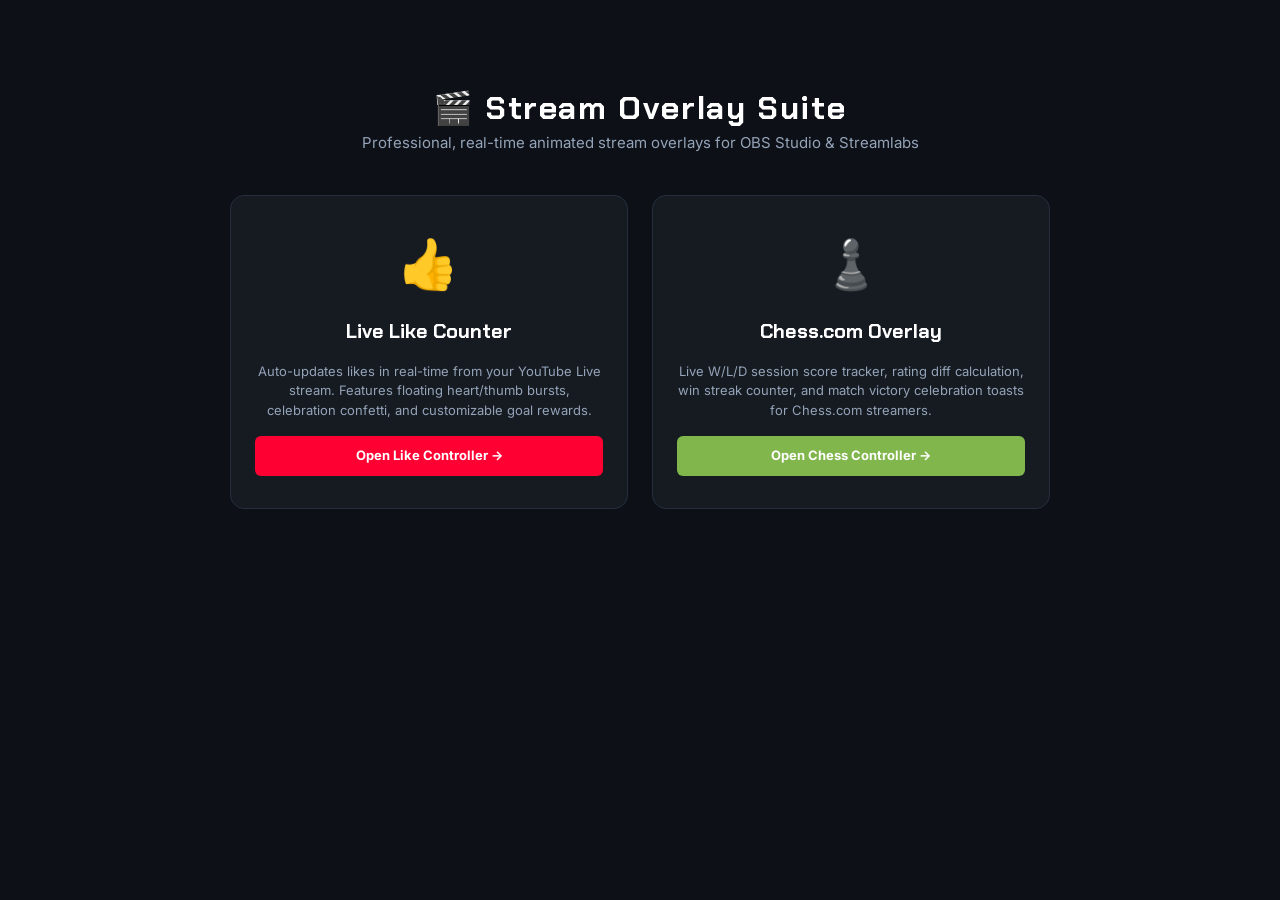
<file: index.html>
<!DOCTYPE html>
<html lang="en">
<head>
  <meta charset="UTF-8">
  <meta name="viewport" content="width=device-width, initial-scale=1.0">
  <title>Stream Overlay Suite</title>
  <link rel="stylesheet" href="likes-control.css">
  <style>
    .hub-container {
      max-width: 820px;
      margin: 60px auto;
      display: flex;
      flex-direction: column;
      gap: 30px;
      text-align: center;
    }
    .hub-title {
      font-family: var(--font-display);
      font-size: 32px;
      font-weight: 800;
      letter-spacing: 0.05em;
      color: #ffffff;
    }
    .hub-subtitle {
      color: var(--text-muted);
      font-size: 15px;
    }
    .hub-grid {
      display: grid;
      grid-template-columns: 1fr 1fr;
      gap: 24px;
      margin-top: 10px;
    }
    @media (max-width: 680px) {
      .hub-grid { grid-template-columns: 1fr; }
    }
    .hub-card {
      background: var(--bg-card);
      border: 1px solid var(--border);
      border-radius: var(--radius-lg);
      padding: 32px 24px;
      display: flex;
      flex-direction: column;
      align-items: center;
      gap: 16px;
      text-decoration: none;
      color: inherit;
      transition: all 0.25s ease;
      position: relative;
      overflow: hidden;
    }
    .hub-card:hover {
      transform: translateY(-4px);
      border-color: #3b82f6;
      box-shadow: 0 12px 30px rgba(0, 0, 0, 0.5);
    }
    .hub-card.likes:hover {
      border-color: var(--yt-red);
      box-shadow: 0 12px 30px rgba(255, 0, 51, 0.25);
    }
    .hub-card.chess:hover {
      border-color: #81b64c;
      box-shadow: 0 12px 30px rgba(129, 182, 76, 0.25);
    }
    .hub-icon {
      font-size: 48px;
    }
    .hub-card-title {
      font-family: var(--font-display);
      font-size: 20px;
      font-weight: 800;
      color: #ffffff;
    }
    .hub-card-desc {
      font-size: 13px;
      color: var(--text-muted);
      line-height: 1.5;
    }
    .hub-card-btn {
      margin-top: auto;
      padding: 10px 20px;
      border-radius: var(--radius-sm);
      font-size: 13px;
      font-weight: 700;
      width: 100%;
    }
    .btn-red {
      background: var(--yt-red);
      color: #fff;
    }
    .btn-green {
      background: #81b64c;
      color: #fff;
    }
  </style>
</head>
<body>
  <div class="hub-container">
    <div>
      <h1 class="hub-title">🎬 Stream Overlay Suite</h1>
      <p class="hub-subtitle">Professional, real-time animated stream overlays for OBS Studio &amp; Streamlabs</p>
    </div>

    <div class="hub-grid">
      <!-- Like Counter Overlay -->
      <a href="likes-control.html" class="hub-card likes">
        <span class="hub-icon">👍</span>
        <h2 class="hub-card-title">Live Like Counter</h2>
        <p class="hub-card-desc">
          Auto-updates likes in real-time from your YouTube Live stream. Features floating heart/thumb bursts, celebration confetti, and customizable goal rewards.
        </p>
        <div class="hub-card-btn btn-red">Open Like Controller &rarr;</div>
      </a>

      <!-- Chess.com Score Tracker -->
      <a href="control.html" class="hub-card chess">
        <span class="hub-icon">♟️</span>
        <h2 class="hub-card-title">Chess.com Overlay</h2>
        <p class="hub-card-desc">
          Live W/L/D session score tracker, rating diff calculation, win streak counter, and match victory celebration toasts for Chess.com streamers.
        </p>
        <div class="hub-card-btn btn-green">Open Chess Controller &rarr;</div>
      </a>
    </div>
  </div>
</body>
</html>
</file>
<file: likes-control.css>
/* ==========================================================================
   Stream Like Counter Dashboard - Stylesheet
   ========================================================================== */

@import url('https://fonts.googleapis.com/css2?family=Chakra+Petch:wght@500;700;800&family=Inter:wght@400;500;600;700;800&family=JetBrains+Mono:wght@500;700;800&display=swap');

:root {
  --bg-dark: #0d1117;
  --bg-card: #161b22;
  --bg-card-hover: #1c232d;
  --bg-input: #0b0e14;
  --border: #262e3d;
  --border-focus: #ff0033;

  --text-main: #f1f5f9;
  --text-muted: #94a3b8;
  --text-dim: #64748b;

  --yt-red: #ff0033;
  --yt-red-hover: #ff2a55;
  --gold: #f59e0b;
  --gold-hover: #fbbf24;
  --purple: #8b5cf6;
  --purple-hover: #a78bfa;
  --emerald: #10b981;
  --emerald-hover: #34d399;

  --radius-lg: 14px;
  --radius-md: 10px;
  --radius-sm: 6px;

  --font-main: 'Inter', -apple-system, BlinkMacSystemFont, sans-serif;
  --font-numbers: 'JetBrains Mono', monospace;
  --font-display: 'Chakra Petch', sans-serif;
}

* {
  margin: 0;
  padding: 0;
  box-sizing: border-box;
}

body {
  background-color: var(--bg-dark);
  color: var(--text-main);
  font-family: var(--font-main);
  line-height: 1.5;
  padding: 24px;
  min-height: 100vh;
}

.dashboard-container {
  max-width: 1200px;
  margin: 0 auto;
  display: flex;
  flex-direction: column;
  gap: 20px;
}

/* --------------------------------------------------------------------------
   Header
   -------------------------------------------------------------------------- */
.app-header {
  display: flex;
  align-items: center;
  justify-content: space-between;
  background: var(--bg-card);
  padding: 16px 24px;
  border-radius: var(--radius-lg);
  border: 1px solid var(--border);
}

.brand {
  display: flex;
  align-items: center;
  gap: 14px;
}

.brand-icon-box {
  display: flex;
  align-items: center;
  justify-content: center;
  width: 44px;
  height: 44px;
  background: linear-gradient(135deg, #ff0033, #ff4d6d);
  border-radius: 12px;
  box-shadow: 0 4px 14px rgba(255, 0, 51, 0.4);
}

.brand-emoji {
  font-size: 24px;
}

.brand-title {
  font-family: var(--font-display);
  font-size: 22px;
  font-weight: 800;
  letter-spacing: 0.04em;
  color: #ffffff;
}

.brand-subtitle {
  font-size: 12px;
  color: var(--text-muted);
}

.header-actions {
  display: flex;
  align-items: center;
  gap: 12px;
}

.nav-switch-btn {
  display: inline-flex;
  align-items: center;
  gap: 6px;
  padding: 7px 14px;
  background: #1e293b;
  color: var(--text-muted);
  border: 1px solid var(--border);
  border-radius: var(--radius-sm);
  text-decoration: none;
  font-size: 13px;
  font-weight: 600;
  transition: all 0.2s ease;
}

.nav-switch-btn:hover {
  background: #334155;
  color: #ffffff;
  border-color: #475569;
}

.status-indicator {
  display: flex;
  align-items: center;
  gap: 8px;
  font-size: 13px;
  font-weight: 600;
  background: var(--bg-input);
  padding: 8px 14px;
  border-radius: var(--radius-sm);
  border: 1px solid var(--border);
}

.status-dot {
  width: 10px;
  height: 10px;
  border-radius: 50%;
  background: #94a3b8;
  display: inline-block;
  transition: background 0.3s;
}

.status-indicator.active .status-dot {
  background: var(--emerald);
  box-shadow: 0 0 10px var(--emerald);
  animation: pulseDot 2s infinite;
}

.status-indicator.polling .status-dot {
  background: var(--yt-red);
  box-shadow: 0 0 10px var(--yt-red);
  animation: pulseDot 1.4s infinite;
}

.status-indicator.idle .status-dot {
  background: var(--gold);
}

@keyframes pulseDot {
  0% { transform: scale(0.9); opacity: 0.7; }
  50% { transform: scale(1.2); opacity: 1; }
  100% { transform: scale(0.9); opacity: 0.7; }
}

/* --------------------------------------------------------------------------
   OBS Banner
   -------------------------------------------------------------------------- */
.obs-banner {
  display: flex;
  align-items: center;
  justify-content: space-between;
  gap: 16px;
  background: linear-gradient(90deg, #161b22, #1a222e);
  padding: 12px 20px;
  border-radius: var(--radius-lg);
  border: 1px solid var(--border);
}

.obs-info {
  display: flex;
  align-items: center;
  gap: 12px;
  flex: 1;
}

.obs-tag {
  background: var(--yt-red);
  color: #fff;
  font-size: 11px;
  font-weight: 800;
  padding: 5px 10px;
  border-radius: var(--radius-sm);
  letter-spacing: 0.05em;
  white-space: nowrap;
}

.obs-url-box {
  background: var(--bg-input);
  border: 1px solid var(--border);
  color: var(--text-main);
  padding: 8px 14px;
  border-radius: var(--radius-sm);
  font-family: var(--font-numbers);
  font-size: 13px;
  width: 100%;
  max-width: 580px;
  outline: none;
}

.obs-actions {
  display: flex;
  align-items: center;
  gap: 10px;
}

.btn-copy {
  display: inline-flex;
  align-items: center;
  gap: 6px;
  background: var(--yt-red);
  color: #fff;
  border: none;
  padding: 8px 16px;
  border-radius: var(--radius-sm);
  font-weight: 700;
  font-size: 13px;
  cursor: pointer;
  transition: all 0.2s ease;
  white-space: nowrap;
}

.btn-copy:hover {
  background: var(--yt-red-hover);
  box-shadow: 0 4px 14px rgba(255, 0, 51, 0.35);
}

.btn-open-preview {
  display: inline-flex;
  align-items: center;
  gap: 6px;
  background: #1e293b;
  color: var(--text-main);
  border: 1px solid var(--border);
  padding: 8px 14px;
  border-radius: var(--radius-sm);
  font-weight: 600;
  font-size: 13px;
  text-decoration: none;
  transition: all 0.2s ease;
  white-space: nowrap;
}

.btn-open-preview:hover {
  background: #334155;
  border-color: #475569;
}

/* --------------------------------------------------------------------------
   Grid Layout
   -------------------------------------------------------------------------- */
.grid-main {
  display: grid;
  grid-template-columns: 1.05fr 1fr;
  gap: 20px;
}

@media (max-width: 960px) {
  .grid-main {
    grid-template-columns: 1fr;
  }
}

.col-left, .col-right {
  display: flex;
  flex-direction: column;
  gap: 20px;
}

/* --------------------------------------------------------------------------
   Panels
   -------------------------------------------------------------------------- */
.panel {
  background: var(--bg-card);
  border: 1px solid var(--border);
  border-radius: var(--radius-lg);
  padding: 20px;
  display: flex;
  flex-direction: column;
  gap: 16px;
}

.panel-header {
  display: flex;
  align-items: center;
  justify-content: space-between;
  gap: 12px;
}

.panel-title {
  display: flex;
  align-items: center;
  gap: 8px;
  font-family: var(--font-display);
  font-size: 15px;
  font-weight: 700;
  letter-spacing: 0.05em;
  color: var(--text-main);
  text-transform: uppercase;
}

/* --------------------------------------------------------------------------
   Form Elements
   -------------------------------------------------------------------------- */
.field-group {
  display: flex;
  flex-direction: column;
  gap: 6px;
}

.field-label {
  font-size: 12px;
  font-weight: 600;
  color: var(--text-muted);
}

.label-hint {
  font-size: 11px;
  color: var(--text-dim);
  font-weight: 400;
}

.text-input, .select-input {
  background: var(--bg-input);
  border: 1px solid var(--border);
  color: var(--text-main);
  padding: 9px 12px;
  border-radius: var(--radius-sm);
  font-size: 13px;
  font-family: var(--font-main);
  outline: none;
  width: 100%;
  transition: border-color 0.2s;
}

.text-input:focus, .select-input:focus {
  border-color: var(--yt-red);
}

.input-action-row {
  display: flex;
  gap: 8px;
}

.form-grid-2 {
  display: grid;
  grid-template-columns: 1fr 1fr;
  gap: 12px;
}

/* --------------------------------------------------------------------------
   Buttons
   -------------------------------------------------------------------------- */
.btn-primary {
  background: var(--yt-red);
  color: #ffffff;
  border: none;
  padding: 9px 16px;
  border-radius: var(--radius-sm);
  font-weight: 700;
  font-size: 13px;
  cursor: pointer;
  transition: all 0.2s ease;
  white-space: nowrap;
}

.btn-primary:hover {
  background: var(--yt-red-hover);
}

.btn-secondary {
  background: #1e293b;
  color: var(--text-main);
  border: 1px solid var(--border);
  padding: 9px 14px;
  border-radius: var(--radius-sm);
  font-weight: 600;
  font-size: 13px;
  cursor: pointer;
  transition: all 0.2s ease;
  white-space: nowrap;
}

.btn-secondary:hover {
  background: #334155;
  border-color: #475569;
}

.btn-reset-danger {
  background: rgba(239, 68, 68, 0.15);
  color: #ef4444;
  border: 1px solid rgba(239, 68, 68, 0.35);
  padding: 6px 12px;
  border-radius: var(--radius-sm);
  font-weight: 700;
  font-size: 12px;
  cursor: pointer;
  transition: all 0.2s ease;
}

.btn-reset-danger:hover {
  background: #ef4444;
  color: #ffffff;
}

/* --------------------------------------------------------------------------
   Compact Toggle Switch
   -------------------------------------------------------------------------- */
.toggle-switch-compact {
  display: inline-flex;
  align-items: center;
  gap: 8px;
  cursor: pointer;
}

.toggle-switch-compact input {
  display: none;
}

.toggle-slider-compact {
  position: relative;
  width: 36px;
  height: 20px;
  background: #334155;
  border-radius: 999px;
  transition: background 0.2s;
}

.toggle-slider-compact::after {
  content: '';
  position: absolute;
  top: 2px;
  left: 2px;
  width: 16px;
  height: 16px;
  background: #ffffff;
  border-radius: 50%;
  transition: transform 0.2s;
}

.toggle-switch-compact input:checked + .toggle-slider-compact {
  background: var(--yt-red);
}

.toggle-switch-compact input:checked + .toggle-slider-compact::after {
  transform: translateX(16px);
}

.toggle-label-compact {
  font-size: 12px;
  font-weight: 700;
  color: var(--text-muted);
}

/* --------------------------------------------------------------------------
   Stream Info Card
   -------------------------------------------------------------------------- */
.stream-info-card {
  background: var(--bg-input);
  border: 1px solid var(--border);
  border-radius: var(--radius-sm);
  padding: 10px 14px;
  display: flex;
  flex-direction: column;
  gap: 4px;
}

.stream-info-row {
  display: flex;
  align-items: center;
  gap: 8px;
}

.stream-badge-live {
  background: var(--yt-red);
  color: #fff;
  font-size: 10px;
  font-weight: 900;
  padding: 2px 6px;
  border-radius: 4px;
  letter-spacing: 0.5px;
}

.stream-title-text {
  font-size: 13px;
  font-weight: 700;
  color: var(--text-main);
  white-space: nowrap;
  overflow: hidden;
  text-overflow: ellipsis;
}

.stream-info-meta {
  font-size: 11px;
  color: var(--text-dim);
}

/* --------------------------------------------------------------------------
   API Accordion
   -------------------------------------------------------------------------- */
.api-accordion {
  background: var(--bg-input);
  border: 1px solid var(--border);
  border-radius: var(--radius-sm);
  padding: 8px 12px;
}

.api-summary {
  font-size: 12px;
  font-weight: 700;
  color: var(--text-muted);
  cursor: pointer;
  outline: none;
}

.api-body {
  margin-top: 10px;
}

.api-tip {
  font-size: 11px;
  color: var(--text-dim);
  line-height: 1.4;
}

/* --------------------------------------------------------------------------
   Counter Giant Display & Steppers
   -------------------------------------------------------------------------- */
.counter-control-card {
  display: flex;
  flex-direction: column;
  gap: 16px;
}

.counter-display-box {
  background: var(--bg-input);
  border: 1px solid var(--border);
  border-radius: var(--radius-md);
  padding: 18px;
  display: flex;
  flex-direction: column;
  align-items: center;
  justify-content: center;
  position: relative;
  overflow: hidden;
}

.counter-display-box::before {
  content: '';
  position: absolute;
  top: 0;
  left: 0;
  right: 0;
  height: 3px;
  background: linear-gradient(90deg, var(--yt-red), var(--gold));
}

.counter-giant-number {
  font-family: var(--font-numbers);
  font-size: 56px;
  font-weight: 900;
  color: #ffffff;
  line-height: 1;
  text-shadow: 0 0 20px rgba(255, 0, 51, 0.4);
}

.counter-giant-label {
  font-size: 12px;
  font-weight: 800;
  letter-spacing: 1px;
  color: var(--text-muted);
  margin-top: 6px;
}

.steppers-grid {
  display: grid;
  grid-template-columns: repeat(5, 1fr);
  gap: 8px;
}

.btn-step {
  padding: 10px 4px;
  border-radius: var(--radius-sm);
  font-family: var(--font-numbers);
  font-size: 14px;
  font-weight: 800;
  cursor: pointer;
  border: none;
  transition: all 0.15s ease;
}

.btn-step.add {
  background: #1e293b;
  color: #38bdf8;
  border: 1px solid #334155;
}

.btn-step.add:hover {
  background: #0284c7;
  color: #ffffff;
  border-color: #0284c7;
  transform: translateY(-1px);
}

.btn-step.sub {
  background: #1e293b;
  color: #94a3b8;
  border: 1px solid #334155;
}

.btn-step.sub:hover {
  background: #475569;
  color: #ffffff;
}

.direct-set-row {
  display: flex;
  gap: 8px;
}

.number-input-set {
  background: var(--bg-input);
  border: 1px solid var(--border);
  color: var(--text-main);
  padding: 8px 12px;
  border-radius: var(--radius-sm);
  font-size: 13px;
  font-family: var(--font-numbers);
  flex: 1;
  outline: none;
}

/* --------------------------------------------------------------------------
   Toggles & Checkboxes
   -------------------------------------------------------------------------- */
.toggle-row {
  display: flex;
  flex-direction: column;
  gap: 8px;
}

.toggles-grid {
  display: grid;
  grid-template-columns: 1fr 1fr;
  gap: 10px;
}

.toggle-item {
  display: flex;
  align-items: center;
  gap: 8px;
  font-size: 12px;
  font-weight: 600;
  color: var(--text-muted);
  cursor: pointer;
}

.toggle-item input[type="checkbox"] {
  accent-color: var(--yt-red);
  width: 16px;
  height: 16px;
  cursor: pointer;
}

/* --------------------------------------------------------------------------
   Live Preview Box
   -------------------------------------------------------------------------- */
.preview-mode-tag {
  background: rgba(16, 185, 129, 0.15);
  color: var(--emerald);
  font-size: 10px;
  font-weight: 800;
  padding: 3px 8px;
  border-radius: 999px;
  letter-spacing: 0.5px;
}

.preview-container {
  width: 100%;
  height: 150px;
  background: repeating-conic-gradient(#1e2430 0% 25%, #161b24 0% 50%) 50% / 20px 20px;
  border: 1px solid var(--border);
  border-radius: var(--radius-md);
  overflow: hidden;
  position: relative;
  display: flex;
  align-items: center;
  justify-content: center;
}

#preview-iframe {
  width: 100%;
  height: 100%;
  border: none;
  background: transparent;
  pointer-events: none;
}

/* --------------------------------------------------------------------------
   Streamer Test Controls
   -------------------------------------------------------------------------- */
.test-actions-box {
  display: flex;
  flex-direction: column;
  gap: 8px;
  background: var(--bg-input);
  padding: 12px;
  border-radius: var(--radius-sm);
  border: 1px solid var(--border);
}

.test-label {
  font-size: 11px;
  font-weight: 700;
  color: var(--text-dim);
  text-transform: uppercase;
}

.test-buttons-row {
  display: grid;
  grid-template-columns: 1fr 1fr 1.1fr;
  gap: 8px;
}

.btn-test {
  padding: 8px 10px;
  border-radius: var(--radius-sm);
  font-size: 12px;
  font-weight: 700;
  cursor: pointer;
  border: 1px solid var(--border);
  background: #1e293b;
  color: #ffffff;
  transition: all 0.2s ease;
  white-space: nowrap;
}

.btn-test:hover {
  background: #334155;
  transform: translateY(-1px);
}

.btn-test.gold {
  color: var(--gold);
  border-color: rgba(245, 158, 11, 0.35);
}

.btn-test.gold:hover {
  background: rgba(245, 158, 11, 0.2);
}

.btn-test.purple {
  color: var(--purple-hover);
  border-color: rgba(139, 92, 246, 0.35);
}

.btn-test.purple:hover {
  background: rgba(139, 92, 246, 0.2);
}

.btn-test.active-demo {
  background: var(--purple);
  color: #ffffff;
  border-color: var(--purple-hover);
}

/* --------------------------------------------------------------------------
   Sliders
   -------------------------------------------------------------------------- */
.sliders-row {
  display: grid;
  grid-template-columns: 1fr 1fr;
  gap: 16px;
  margin-top: 4px;
}

.slider-box {
  display: flex;
  flex-direction: column;
  gap: 6px;
}

.slider-header {
  display: flex;
  justify-content: space-between;
  font-size: 12px;
  font-weight: 600;
  color: var(--text-muted);
}

.slider-val {
  font-family: var(--font-numbers);
  color: #ffffff;
}

.range-slider {
  accent-color: var(--yt-red);
  cursor: pointer;
  width: 100%;
}

/* --------------------------------------------------------------------------
   Footer
   -------------------------------------------------------------------------- */
.app-footer {
  background: var(--bg-card);
  border: 1px solid var(--border);
  border-radius: var(--radius-lg);
  padding: 16px 20px;
}

.footer-note {
  font-size: 12px;
  color: var(--text-muted);
  line-height: 1.6;
}

.footer-note code {
  background: var(--bg-input);
  padding: 2px 6px;
  border-radius: 4px;
  color: #38bdf8;
  font-family: var(--font-numbers);
}
</file>
